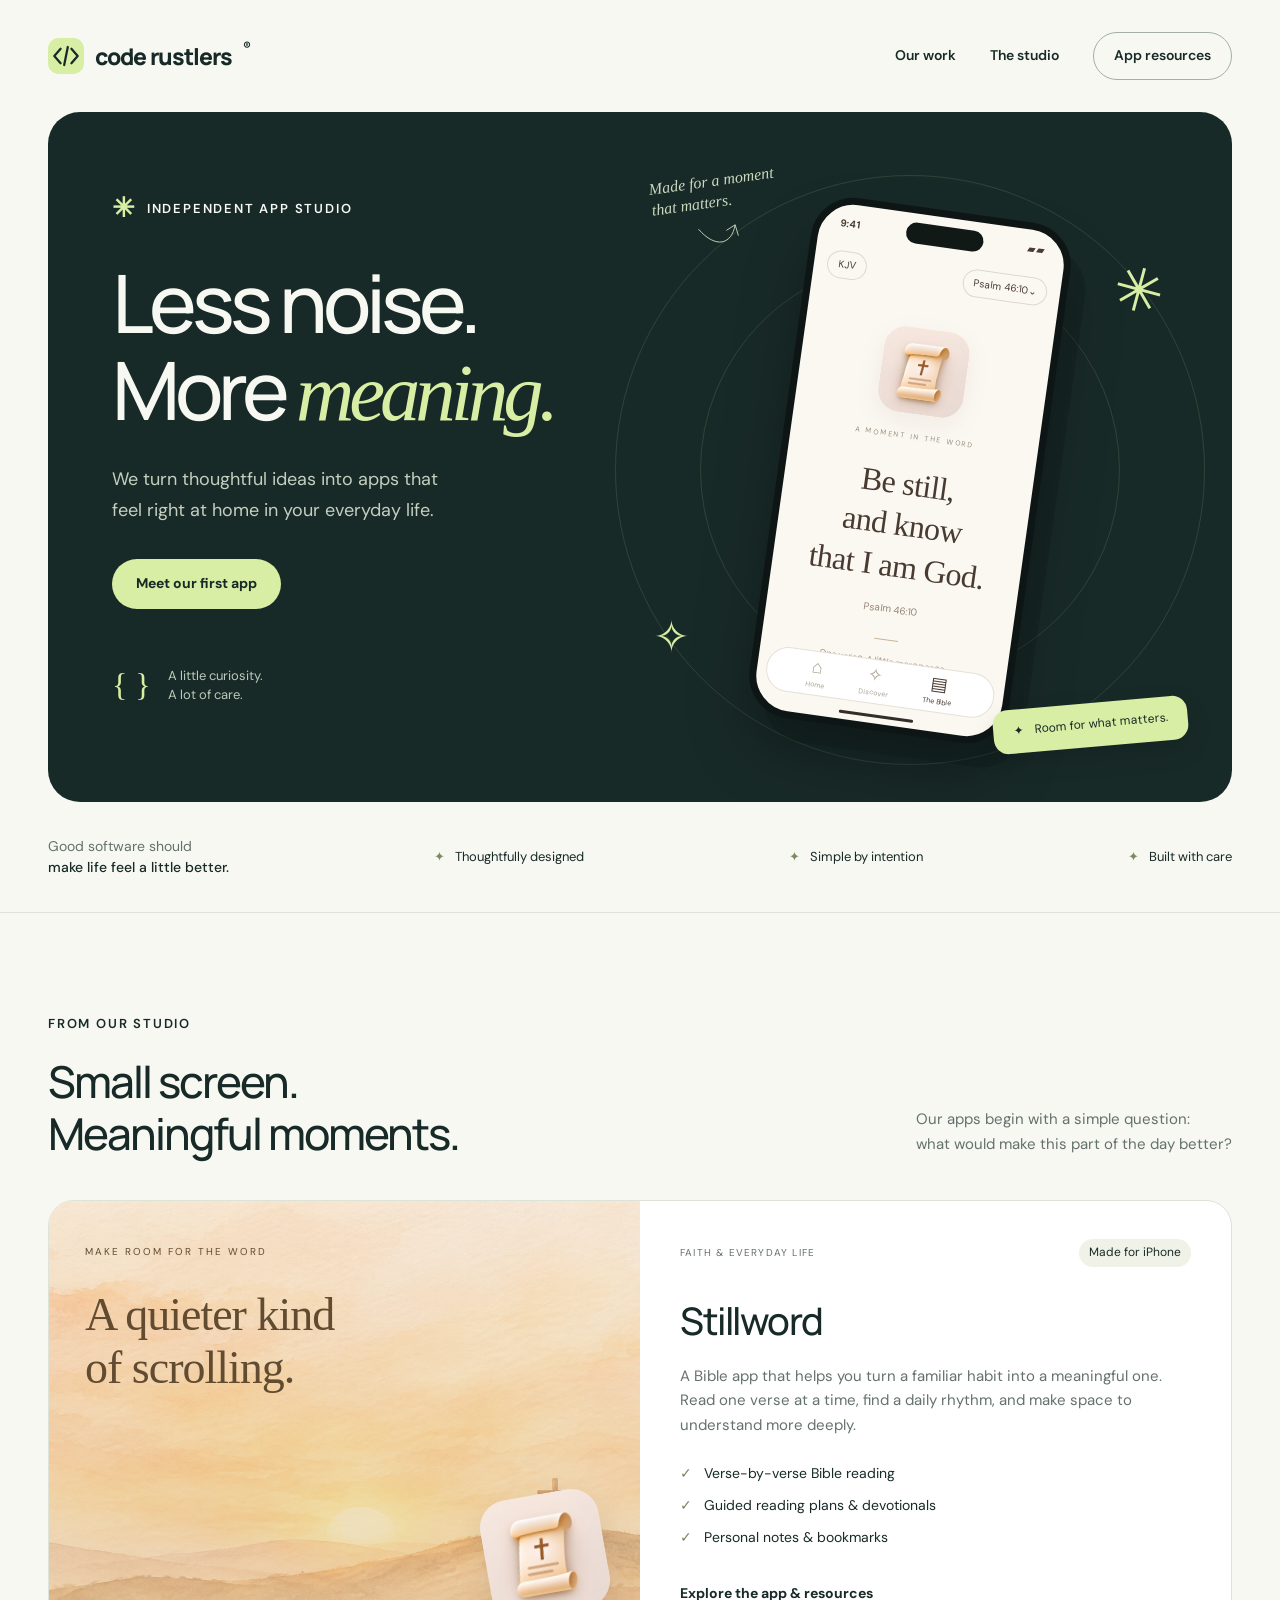
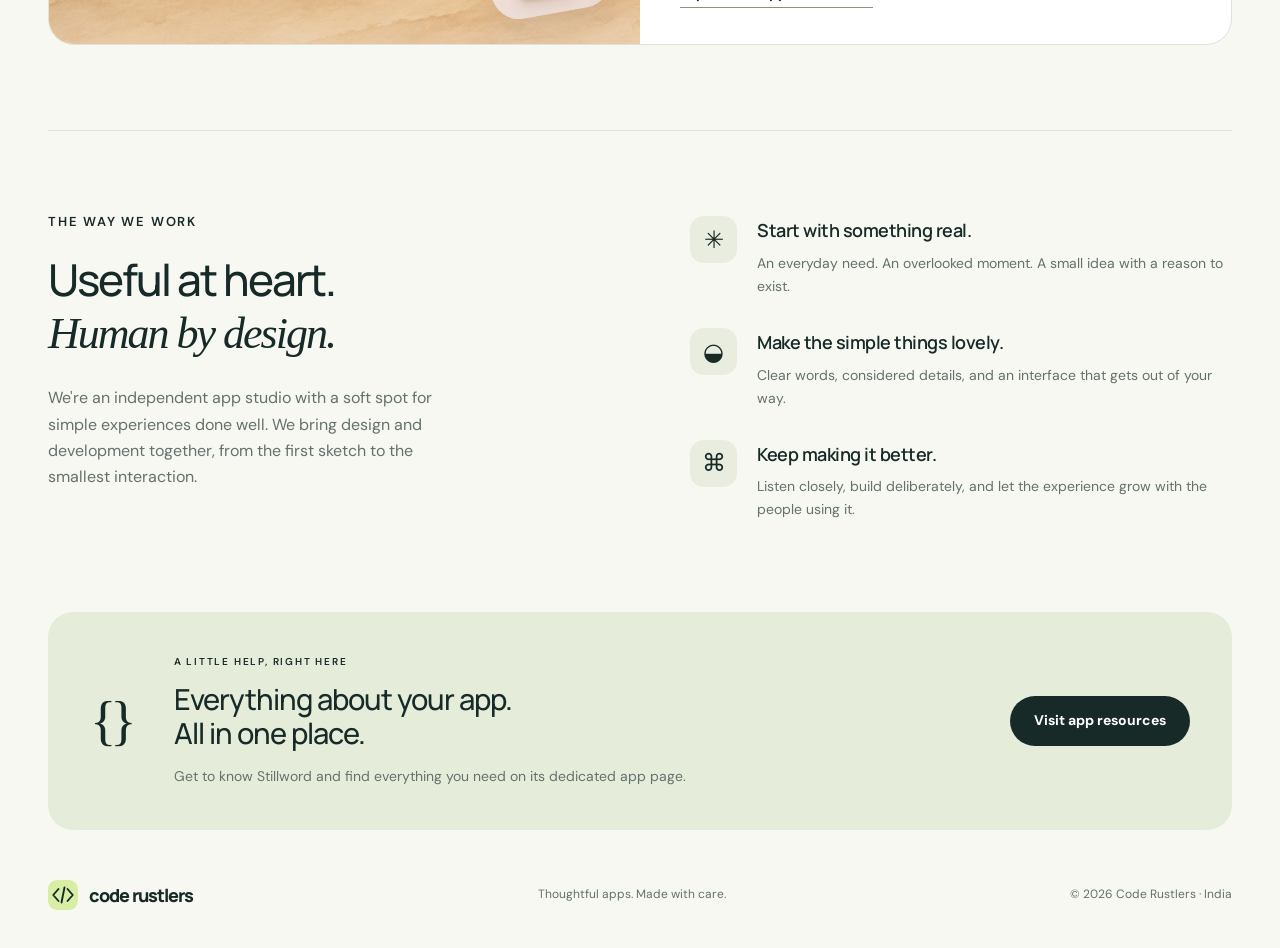
<file: code_rustlers_landing_page/index.html>
<!doctype html>
<html lang="en">
<head>
<meta charset="utf-8"><meta name="viewport" content="width=device-width, initial-scale=1">
<link rel="canonical" href="https://coderustlers.com/"><meta name="description" content="Code Rustlers is an independent app studio making thoughtful digital experiences for everyday life.">
<meta name="theme-color" content="#182a28"><title>Code Rustlers — Small studio. Thoughtful apps.</title>
<link rel="icon" href="assets/mark.svg" type="image/svg+xml"><link rel="stylesheet" href="styles.css">
</head>
<body>
<a class="skip" href="#main">Skip to content</a>
<header class="nav wrap"><a class="brand" href="./" aria-label="Code Rustlers home"><img src="assets/mark.svg" width="36" height="36" alt="">code rustlers<span>®</span></a><nav aria-label="Main navigation"><a href="#work">Our work</a><a href="#studio">The studio</a><a class="nav-pill" href="apps/stillword/">App resources</a></nav></header>
<main id="main">
<section class="hero wrap"><div class="hero-copy"><p class="eyebrow"><span class="little-star">✳</span> Independent app studio</p><h1>Less noise.<br>More <em>meaning.</em></h1><p class="intro">We turn thoughtful ideas into apps that feel right at home in your everyday life.</p><a class="button light" href="#work">Meet our first app</a><div class="hero-foot"><span class="tiny-mark">{&nbsp;}</span><p>A little curiosity.<br>A lot of care.</p></div></div>
<div class="hero-art" aria-label="A preview of our Bible reading app"><div class="orbit orbit-one"></div><div class="orbit orbit-two"></div><span class="art-star star-one">✳</span><span class="art-star star-two">✧</span><div class="floating-note"><span>Made for a moment<br>that matters.</span><svg viewBox="0 0 50 30" aria-hidden="true"><path d="M3 4C20 30 39 27 46 5M35 10L46 5L48 18"/></svg></div><div class="phone"><div class="phone-status"><span>9:41</span><span>▰ ▰</span></div><div class="island"></div><div class="phone-toolbar"><span>KJV</span><span>Psalm 46:10⌄</span></div><div class="phone-content"><img src="assets/stillword.png" alt="Scroll and cross app icon" width="86" height="86"><p class="phone-label">A MOMENT IN THE WORD</p><blockquote>Be still,<br>and know<br>that I am God.</blockquote><p class="reference">Psalm 46:10</p><div class="phone-rule"></div><p class="phone-hint">One verse. A little more peace.</p></div><div class="phone-tabs"><span>⌂<small>Home</small></span><span>✧<small>Discover</small></span><span class="active">▤<small>The Bible</small></span></div><div class="home-line"></div></div><div class="verse-tag"><span>✦</span> Room for what matters.</div></div></section>
<section class="principles"><div class="wrap principle-inner"><p>Good software should<br><strong>make life feel a little better.</strong></p><span>Thoughtfully designed</span><span>Simple by intention</span><span>Built with care</span></div></section>
<section class="work wrap" id="work"><div class="section-heading"><div><p class="eyebrow">From our studio</p><h2>Small screen.<br>Meaningful moments.</h2></div><p>Our apps begin with a simple question:<br>what would make this part of the day better?</p></div><article class="app-project"><div class="project-art"><img class="landscape" src="assets/sunrise.png" alt="Watercolor sunrise over quiet hills with a cross"><div class="project-art-copy"><span>MAKE ROOM FOR THE WORD</span><p>A quieter kind<br>of scrolling.</p></div><img class="large-app-icon" src="assets/stillword.png" alt="Stillword app icon" width="120" height="120"></div><div class="project-copy"><div class="project-top"><span class="category">FAITH & EVERYDAY LIFE</span><span class="app-category">Made for iPhone</span></div><h3>Stillword</h3><p>A Bible app that helps you turn a familiar habit into a meaningful one. Read one verse at a time, find a daily rhythm, and make space to understand more deeply.</p><ul class="feature-list"><li>Verse-by-verse Bible reading</li><li>Guided reading plans & devotionals</li><li>Personal notes & bookmarks</li></ul><a class="text-link" href="apps/stillword/">Explore the app & resources</a></div></article></section>
<section class="studio wrap" id="studio"><div><p class="eyebrow">The way we work</p><h2>Useful at heart.<br><em>Human by design.</em></h2><p class="studio-intro">We're an independent app studio with a soft spot for simple experiences done well. We bring design and development together, from the first sketch to the smallest interaction.</p></div><div class="values"><article><span class="value-icon">✳</span><div><h3>Start with something real.</h3><p>An everyday need. An overlooked moment. A small idea with a reason to exist.</p></div></article><article><span class="value-icon">◒</span><div><h3>Make the simple things lovely.</h3><p>Clear words, considered details, and an interface that gets out of your way.</p></div></article><article><span class="value-icon">⌘</span><div><h3>Keep making it better.</h3><p>Listen closely, build deliberately, and let the experience grow with the people using it.</p></div></article></div></section>
<section class="resource-section wrap"><div class="resource-panel"><span class="resource-symbol">{&nbsp;}</span><div><p class="eyebrow">A little help, right here</p><h2>Everything about your app.<br>All in one place.</h2><p>Get to know Stillword and find everything you need on its dedicated app page.</p></div><a class="button dark" href="apps/stillword/">Visit app resources</a></div></section>
</main><footer class="wrap footer"><a class="brand" href="./"><img src="assets/mark.svg" width="30" height="30" alt="">code rustlers</a><p>Thoughtful apps. Made with care.</p><span>© <span data-year>2026</span> Code Rustlers · India</span></footer><script src="site.js"></script>
</body></html>
</file>
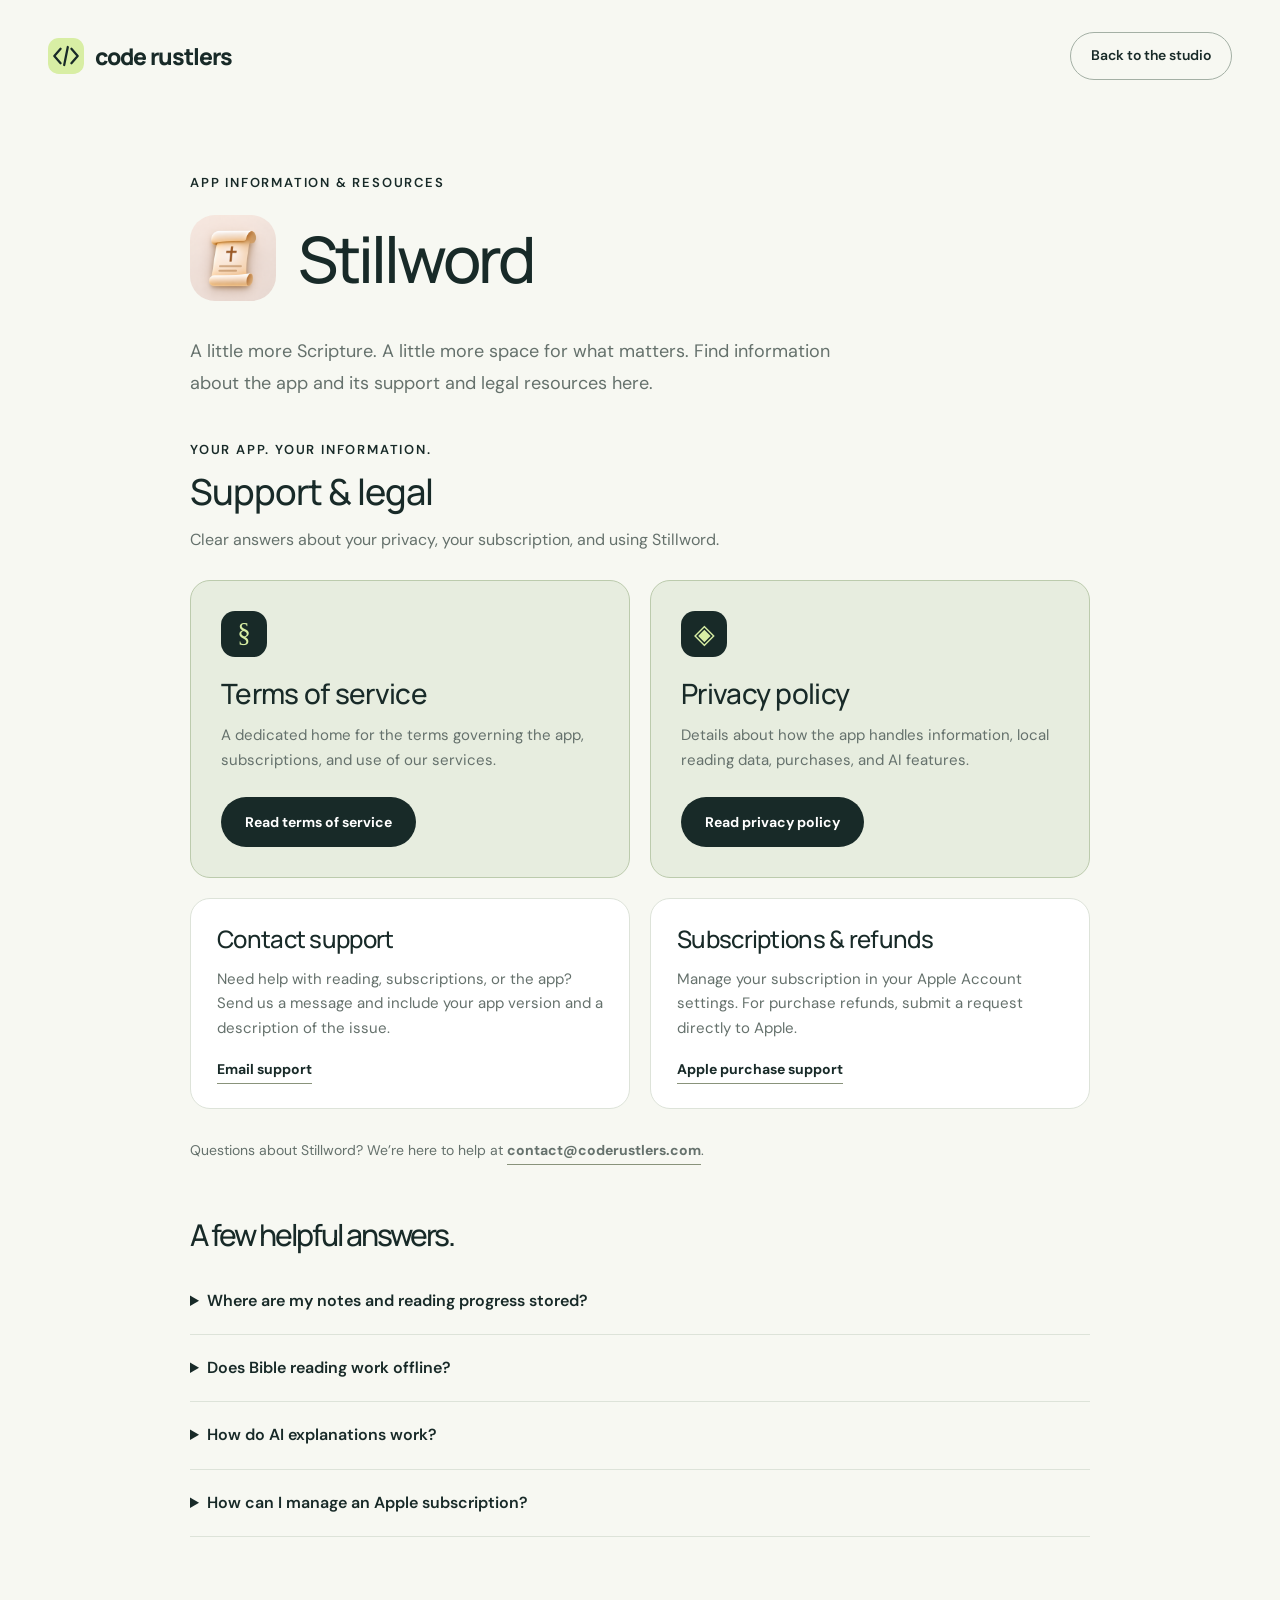
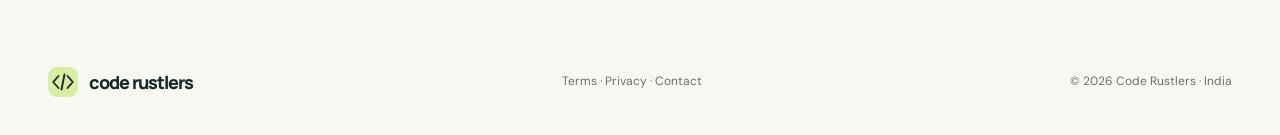
<file: code_rustlers_landing_page/apps/stillword/index.html>
<!doctype html><html lang="en"><head><meta charset="utf-8"><meta name="viewport" content="width=device-width, initial-scale=1"><link rel="canonical" href="https://coderustlers.com/apps/stillword/"><meta name="description" content="Stillword app information and resources from Code Rustlers."><title>Stillword — App resources | Code Rustlers</title><link rel="icon" href="../../assets/mark.svg" type="image/svg+xml"><link rel="stylesheet" href="../../styles.css"></head><body><a class="skip" href="#main">Skip to content</a><header class="nav wrap"><a class="brand" href="../../"><img src="../../assets/mark.svg" width="36" height="36" alt="">code rustlers</a><nav><a class="nav-pill" href="../../">Back to the studio</a></nav></header><main class="resource-main wrap" id="main"><p class="eyebrow">App information & resources</p><div class="app-heading"><img src="../../assets/stillword.png" alt="Stillword icon"><h1>Stillword</h1></div><p class="intro">A little more Scripture. A little more space for what matters. Find information about the app and its support and legal resources here.</p><section class="app-legal-section" aria-labelledby="app-resources-title"><div class="app-resource-heading"><p class="eyebrow">Your app. Your information.</p><h2 id="app-resources-title">Support & legal</h2><p>Clear answers about your privacy, your subscription, and using Stillword.</p></div><div class="resource-grid"><article class="resource-card legal-featured"><span class="resource-card-icon" aria-hidden="true">§</span><h2>Terms of service</h2><p>A dedicated home for the terms governing the app, subscriptions, and use of our services.</p><a class="button dark" href="terms/">Read terms of service</a></article><article class="resource-card legal-featured"><span class="resource-card-icon" aria-hidden="true">◈</span><h2>Privacy policy</h2><p>Details about how the app handles information, local reading data, purchases, and AI features.</p><a class="button dark" href="privacy/">Read privacy policy</a></article><article class="resource-card"><h2>Contact support</h2><p>Need help with reading, subscriptions, or the app? Send us a message and include your app version and a description of the issue.</p><a class="text-link" href="mailto:contact@coderustlers.com?subject=Stillword%20support">Email support</a></article><article class="resource-card"><h2>Subscriptions & refunds</h2><p>Manage your subscription in your Apple Account settings. For purchase refunds, submit a request directly to Apple.</p><a class="text-link" href="https://reportaproblem.apple.com/">Apple purchase support</a></article></div></section><p class="resource-notice">Questions about Stillword? We’re here to help at <a class="text-link" href="mailto:contact@coderustlers.com">contact@coderustlers.com</a>.</p><h2 class="faq-title">A few helpful answers.</h2><details><summary>Where are my notes and reading progress stored?</summary><p>Reading progress, notes, and bookmarks are currently stored locally on your device. Cloud sync is not currently available. Uninstalling the app can remove this local data.</p></details><details><summary>Does Bible reading work offline?</summary><p>The bundled KJV and WEB Bible texts can be read offline. AI verse explanations require an internet connection.</p></details><details><summary>How do AI explanations work?</summary><p>Verse analysis uses AI to help explore a passage. These explanations can make mistakes and should be read alongside Scripture and trusted study resources.</p></details><details><summary>How can I manage an Apple subscription?</summary><p>On your iPhone, open Settings, tap your name, then Subscriptions. Select the app to view the subscription options available through Apple.</p></details></main><footer class="wrap footer"><a class="brand" href="../../"><img src="../../assets/mark.svg" width="30" height="30" alt="">code rustlers</a><p><a href="terms/">Terms</a> · <a href="privacy/">Privacy</a> · <a href="mailto:contact@coderustlers.com">Contact</a></p><span>© <span data-year>2026</span> Code Rustlers · India</span></footer><script src="../../site.js"></script></body></html>
</file>
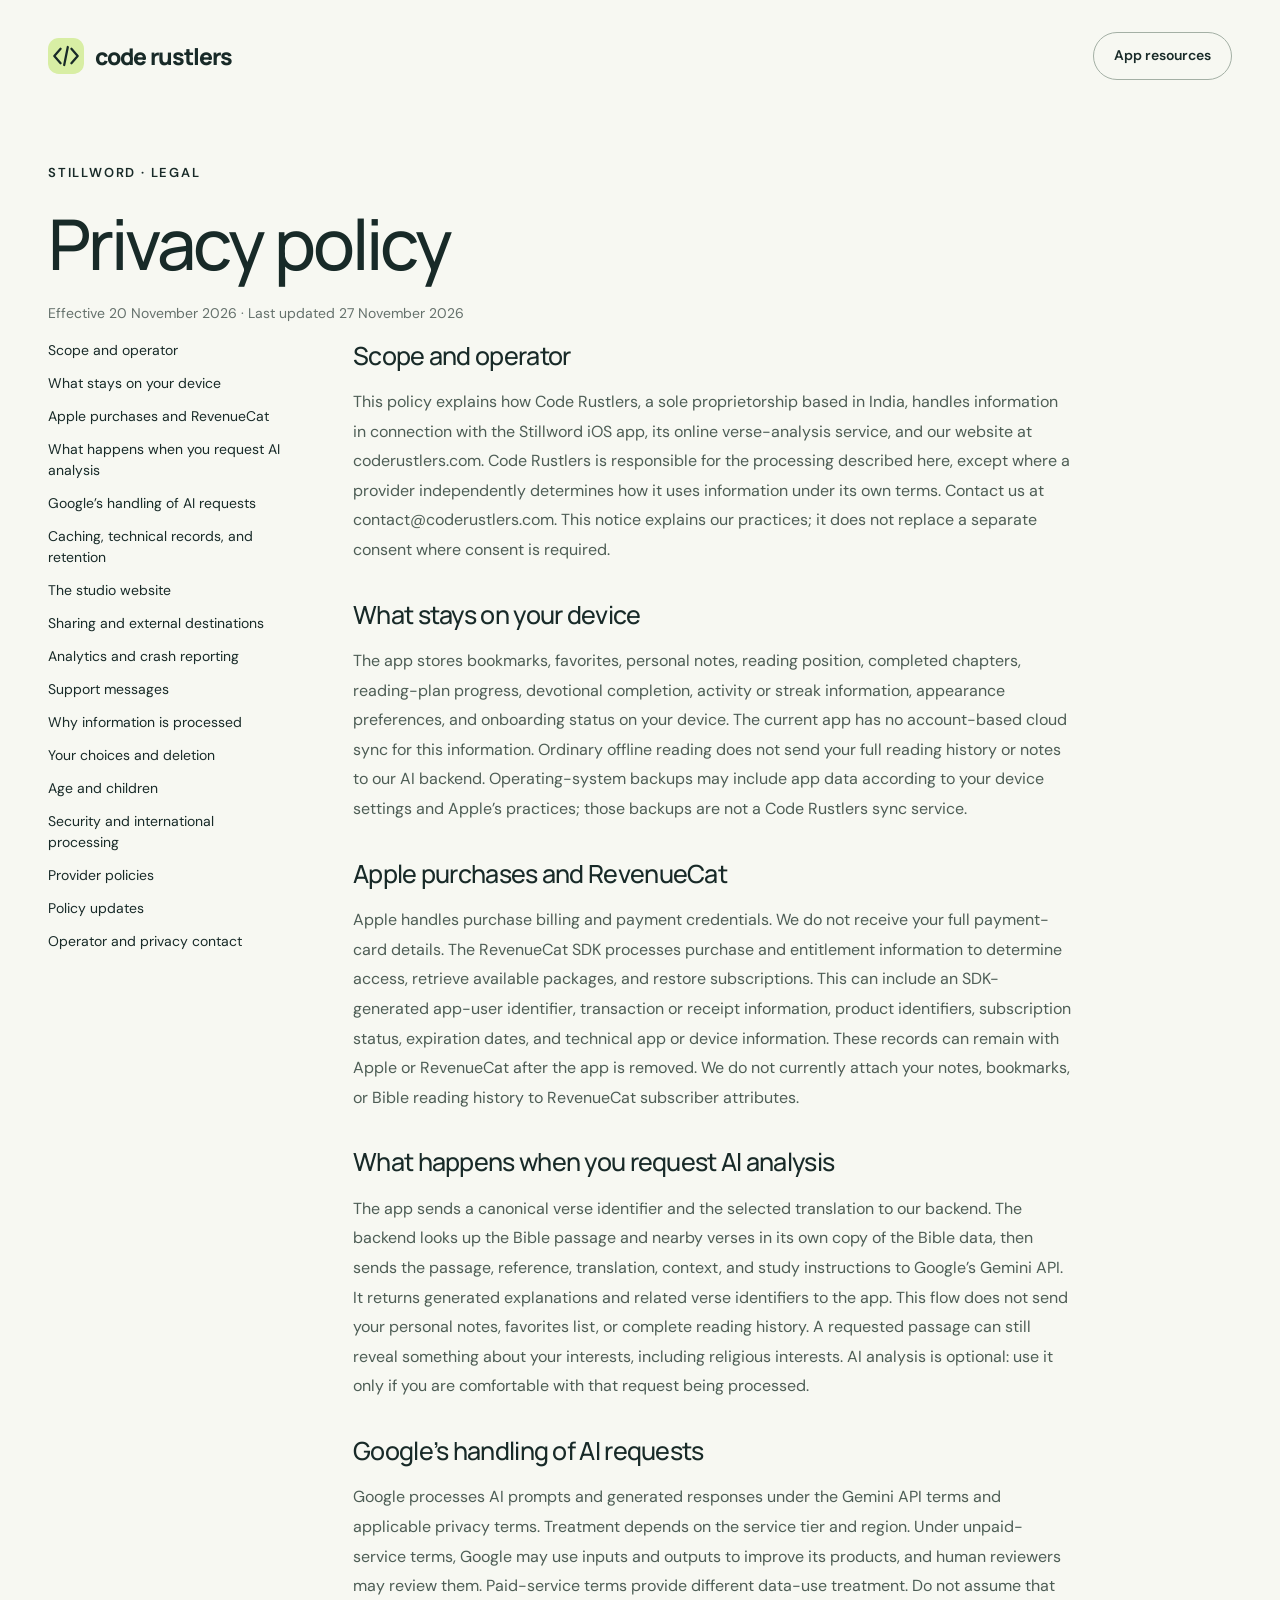
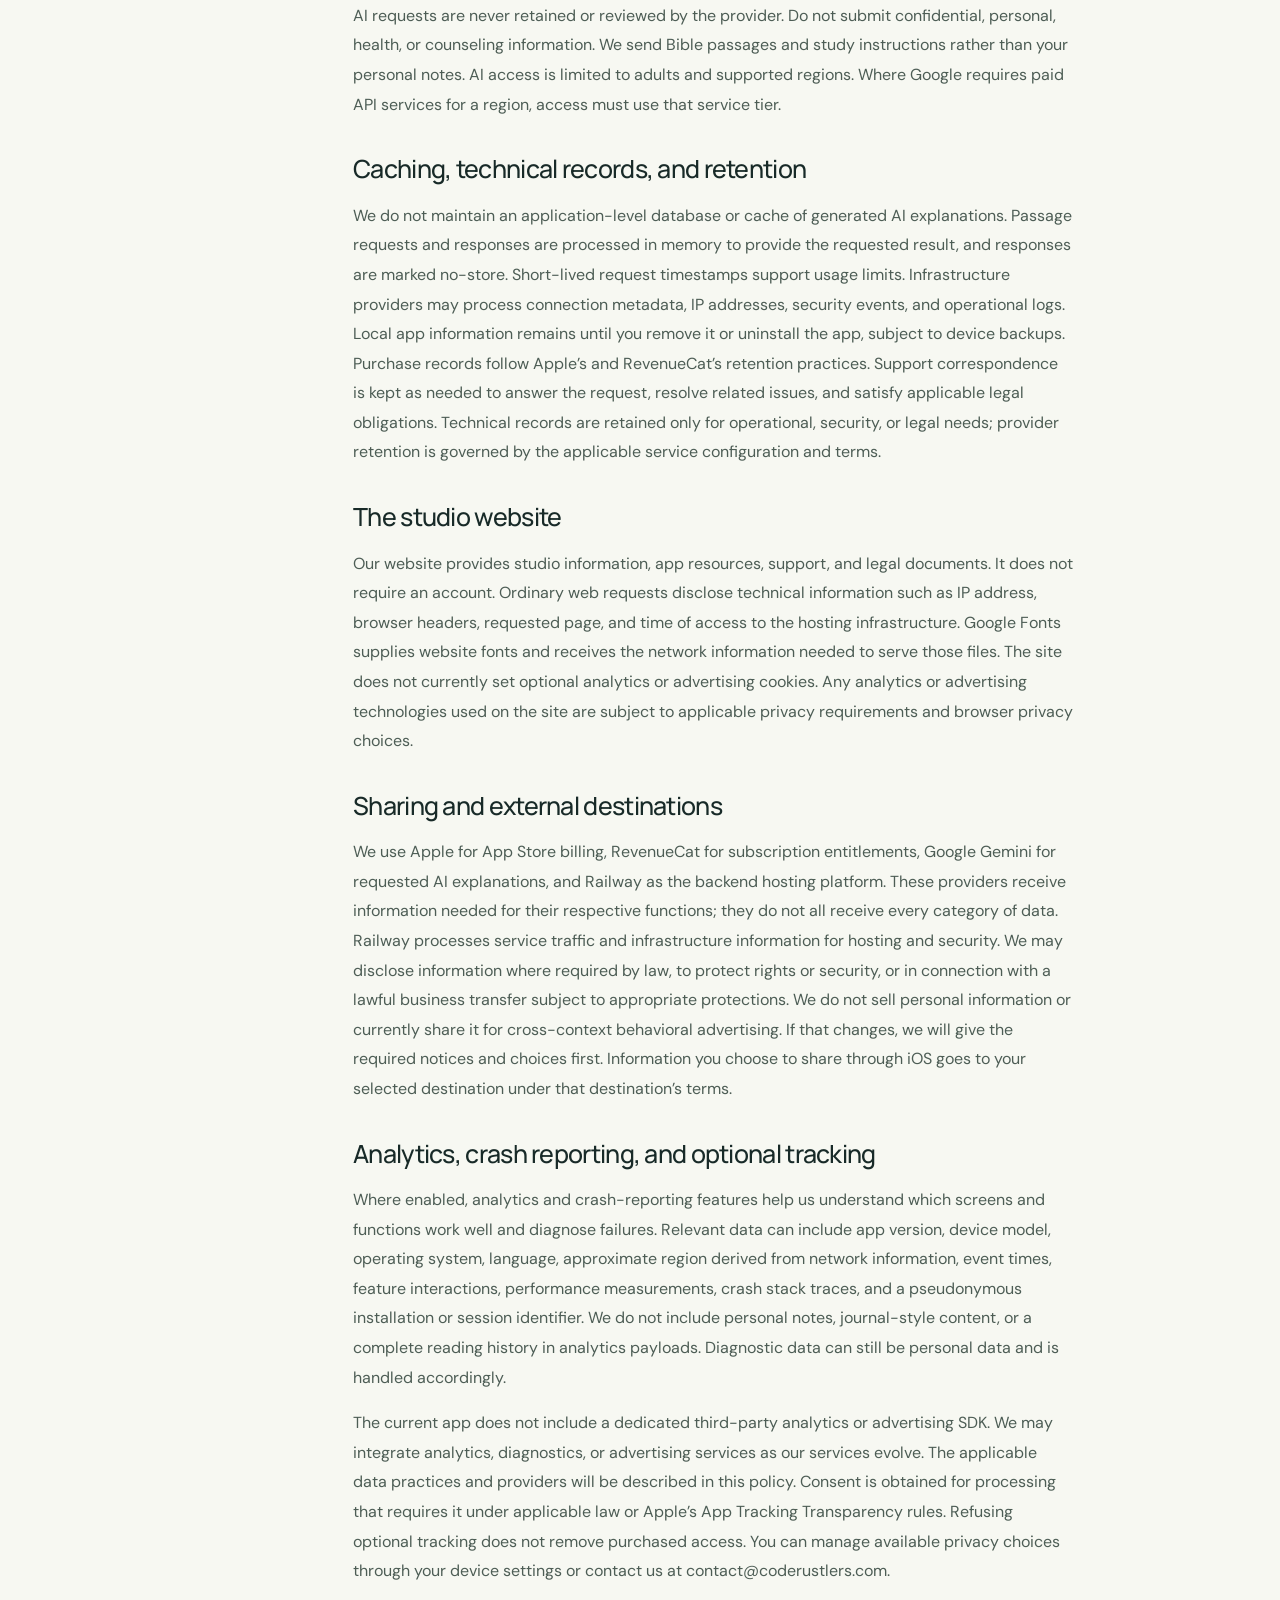
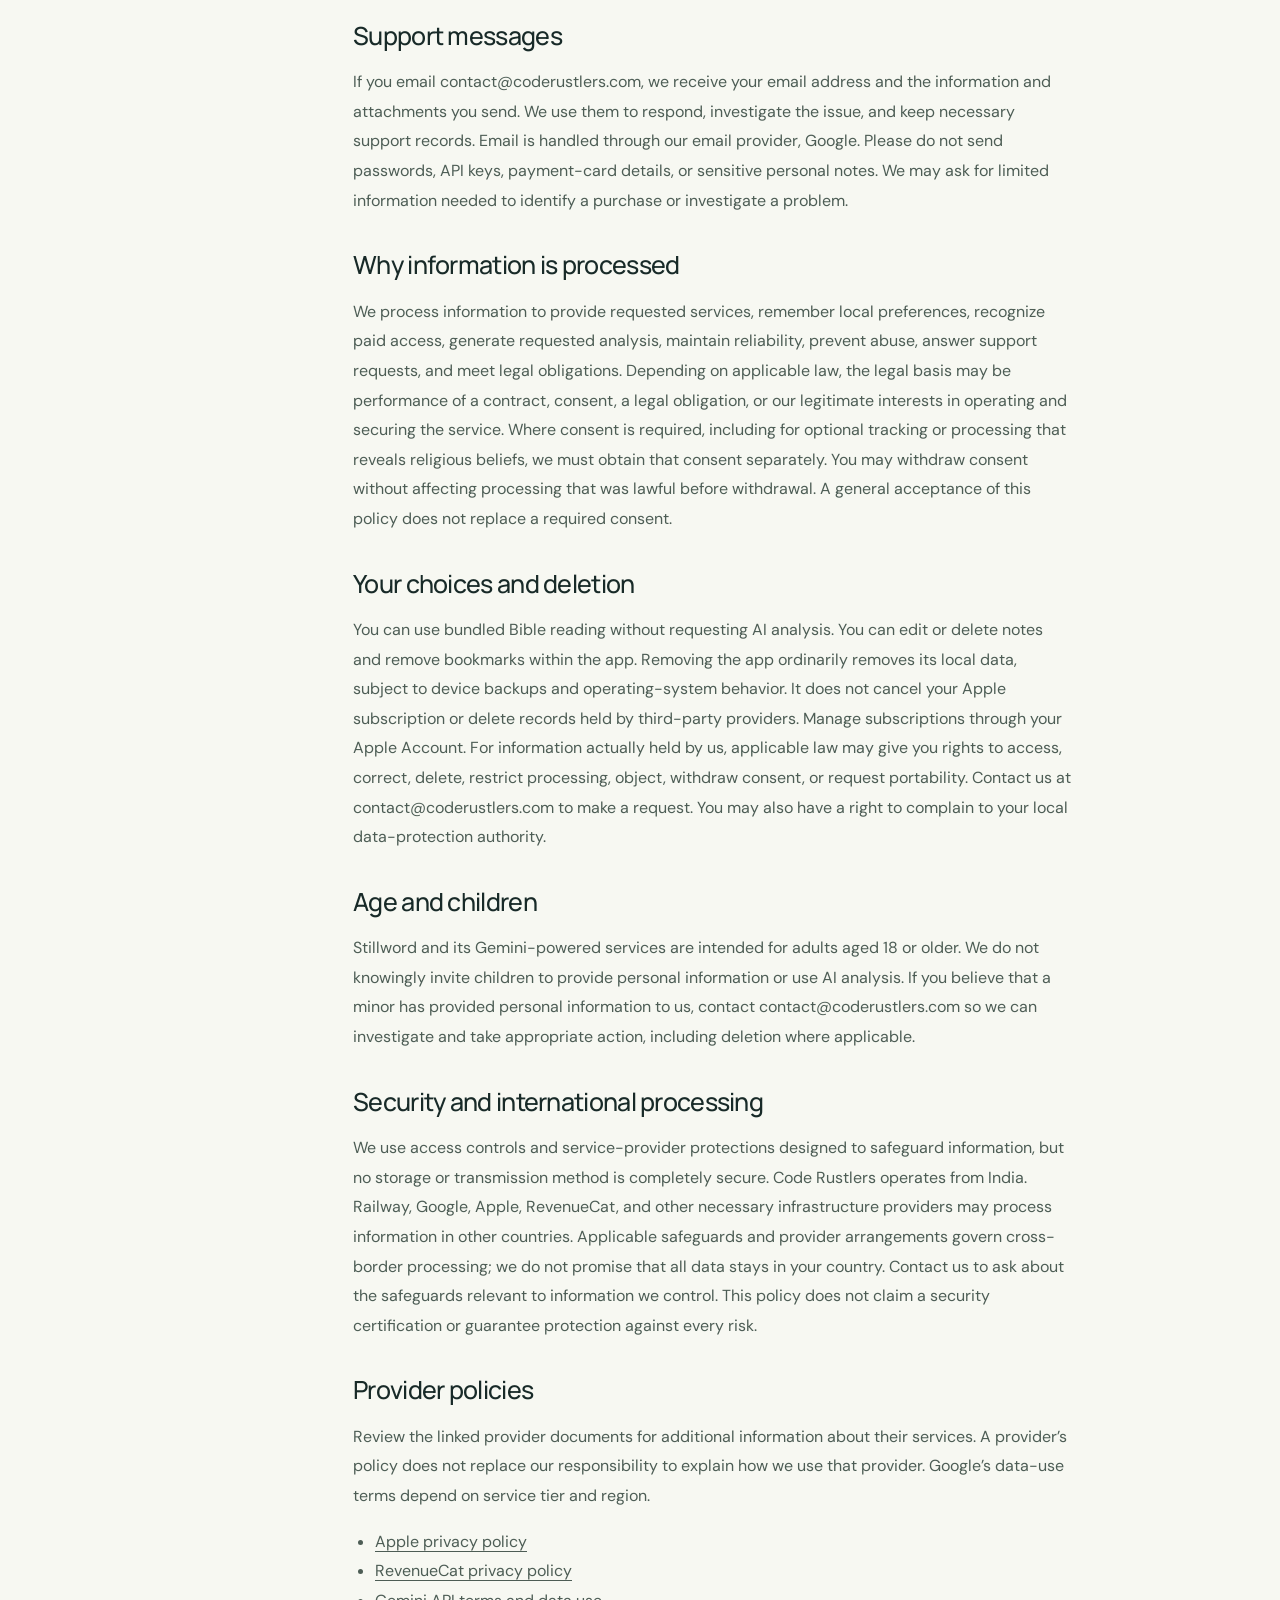
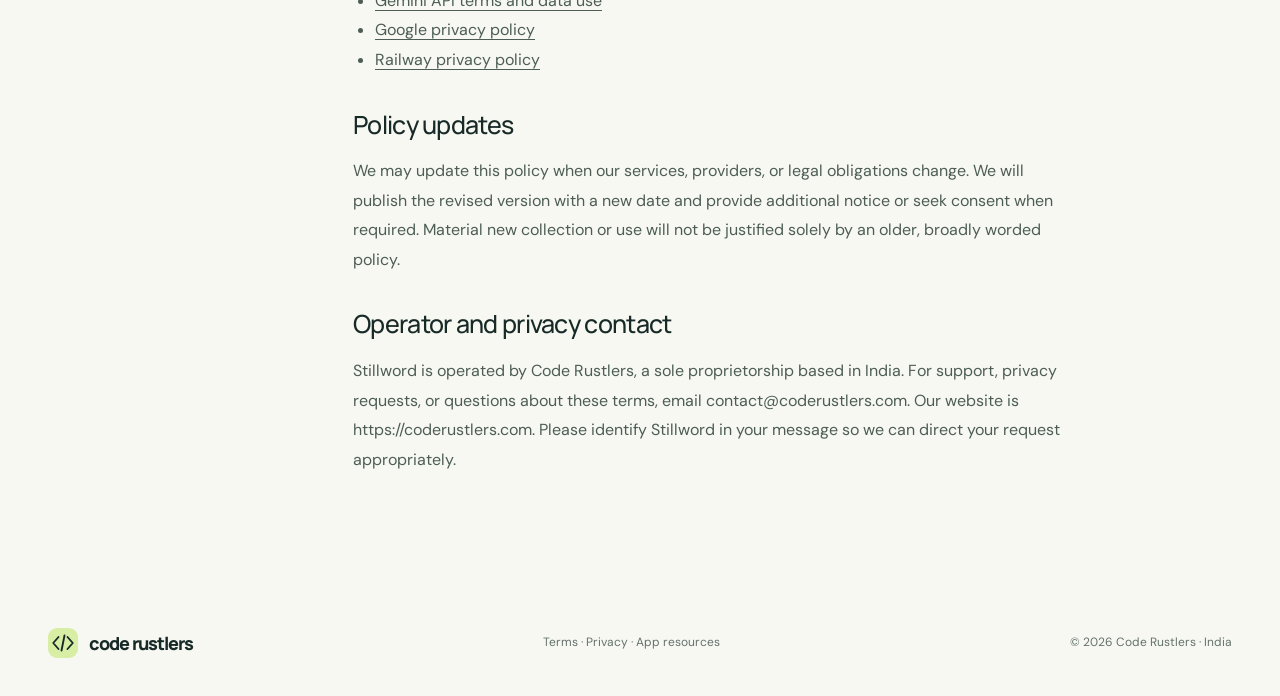
<file: code_rustlers_landing_page/apps/stillword/privacy/index.html>
<!doctype html><html lang="en"><head><meta charset="utf-8"><meta name="viewport" content="width=device-width, initial-scale=1"><link rel="canonical" href="https://coderustlers.com/apps/stillword/privacy/"><meta name="description" content="Privacy policy for the Stillword iOS app by Code Rustlers."><title>Privacy policy — Stillword | Code Rustlers</title><link rel="icon" href="../../../assets/mark.svg" type="image/svg+xml"><link rel="stylesheet" href="../../../styles.css"></head><body><a class="skip" href="#main">Skip to content</a><header class="nav wrap"><a class="brand" href="../../../"><img src="../../../assets/mark.svg" width="36" height="36" alt="">code rustlers</a><nav><a class="nav-pill" href="../">App resources</a></nav></header><main class="legal-main wrap" id="main"><p class="eyebrow">Stillword · Legal</p><h1>Privacy policy</h1><p class="legal-date">Effective 20 November 2026 · Last updated 27 November 2026</p><div class="legal-layout"><nav class="legal-toc" aria-label="Document sections"><a href="#scope">Scope and operator</a><a href="#device">What stays on your device</a><a href="#purchases">Apple purchases and RevenueCat</a><a href="#ai">What happens when you request AI analysis</a><a href="#google">Google’s handling of AI requests</a><a href="#retention">Caching, technical records, and retention</a><a href="#website">The studio website</a><a href="#sharing">Sharing and external destinations</a><a href="#measurement">Analytics and crash reporting</a><a href="#support">Support messages</a><a href="#purposes">Why information is processed</a><a href="#choices">Your choices and deletion</a><a href="#children">Age and children</a><a href="#security">Security and international processing</a><a href="#providers">Provider policies</a><a href="#changes">Policy updates</a><a href="#contact">Operator and privacy contact</a></nav><article class="legal-document"><section id="scope"><h2>Scope and operator</h2><p>This policy explains how Code Rustlers, a sole proprietorship based in India, handles information in connection with the Stillword iOS app, its online verse-analysis service, and our website at coderustlers.com. Code Rustlers is responsible for the processing described here, except where a provider independently determines how it uses information under its own terms. Contact us at contact@coderustlers.com. This notice explains our practices; it does not replace a separate consent where consent is required.</p></section><section id="device"><h2>What stays on your device</h2><p>The app stores bookmarks, favorites, personal notes, reading position, completed chapters, reading-plan progress, devotional completion, activity or streak information, appearance preferences, and onboarding status on your device. The current app has no account-based cloud sync for this information. Ordinary offline reading does not send your full reading history or notes to our AI backend. Operating-system backups may include app data according to your device settings and Apple’s practices; those backups are not a Code Rustlers sync service.</p></section><section id="purchases"><h2>Apple purchases and RevenueCat</h2><p>Apple handles purchase billing and payment credentials. We do not receive your full payment-card details. The RevenueCat SDK processes purchase and entitlement information to determine access, retrieve available packages, and restore subscriptions. This can include an SDK-generated app-user identifier, transaction or receipt information, product identifiers, subscription status, expiration dates, and technical app or device information. These records can remain with Apple or RevenueCat after the app is removed. We do not currently attach your notes, bookmarks, or Bible reading history to RevenueCat subscriber attributes.</p></section><section id="ai"><h2>What happens when you request AI analysis</h2><p>The app sends a canonical verse identifier and the selected translation to our backend. The backend looks up the Bible passage and nearby verses in its own copy of the Bible data, then sends the passage, reference, translation, context, and study instructions to Google’s Gemini API. It returns generated explanations and related verse identifiers to the app. This flow does not send your personal notes, favorites list, or complete reading history. A requested passage can still reveal something about your interests, including religious interests. AI analysis is optional: use it only if you are comfortable with that request being processed.</p></section><section id="google"><h2>Google’s handling of AI requests</h2><p>Google processes AI prompts and generated responses under the Gemini API terms and applicable privacy terms. Treatment depends on the service tier and region. Under unpaid-service terms, Google may use inputs and outputs to improve its products, and human reviewers may review them. Paid-service terms provide different data-use treatment. Do not assume that AI requests are never retained or reviewed by the provider. Do not submit confidential, personal, health, or counseling information. We send Bible passages and study instructions rather than your personal notes. AI access is limited to adults and supported regions. Where Google requires paid API services for a region, access must use that service tier.</p></section><section id="retention"><h2>Caching, technical records, and retention</h2><p>We do not maintain an application-level database or cache of generated AI explanations. Passage requests and responses are processed in memory to provide the requested result, and responses are marked no-store. Short-lived request timestamps support usage limits. Infrastructure providers may process connection metadata, IP addresses, security events, and operational logs. Local app information remains until you remove it or uninstall the app, subject to device backups. Purchase records follow Apple’s and RevenueCat’s retention practices. Support correspondence is kept as needed to answer the request, resolve related issues, and satisfy applicable legal obligations. Technical records are retained only for operational, security, or legal needs; provider retention is governed by the applicable service configuration and terms.</p></section><section id="website"><h2>The studio website</h2><p>Our website provides studio information, app resources, support, and legal documents. It does not require an account. Ordinary web requests disclose technical information such as IP address, browser headers, requested page, and time of access to the hosting infrastructure. Google Fonts supplies website fonts and receives the network information needed to serve those files. The site does not currently set optional analytics or advertising cookies. Any analytics or advertising technologies used on the site are subject to applicable privacy requirements and browser privacy choices.</p></section><section id="sharing"><h2>Sharing and external destinations</h2><p>We use Apple for App Store billing, RevenueCat for subscription entitlements, Google Gemini for requested AI explanations, and Railway as the backend hosting platform. These providers receive information needed for their respective functions; they do not all receive every category of data. Railway processes service traffic and infrastructure information for hosting and security. We may disclose information where required by law, to protect rights or security, or in connection with a lawful business transfer subject to appropriate protections. We do not sell personal information or currently share it for cross-context behavioral advertising. If that changes, we will give the required notices and choices first. Information you choose to share through iOS goes to your selected destination under that destination’s terms.</p></section><section id="measurement"><h2>Analytics, crash reporting, and optional tracking</h2><p>Where enabled, analytics and crash-reporting features help us understand which screens and functions work well and diagnose failures. Relevant data can include app version, device model, operating system, language, approximate region derived from network information, event times, feature interactions, performance measurements, crash stack traces, and a pseudonymous installation or session identifier. We do not include personal notes, journal-style content, or a complete reading history in analytics payloads. Diagnostic data can still be personal data and is handled accordingly.</p><p>The current app does not include a dedicated third-party analytics or advertising SDK. We may integrate analytics, diagnostics, or advertising services as our services evolve. The applicable data practices and providers will be described in this policy. Consent is obtained for processing that requires it under applicable law or Apple’s App Tracking Transparency rules. Refusing optional tracking does not remove purchased access. You can manage available privacy choices through your device settings or contact us at contact@coderustlers.com.</p></section><section id="support"><h2>Support messages</h2><p>If you email contact@coderustlers.com, we receive your email address and the information and attachments you send. We use them to respond, investigate the issue, and keep necessary support records. Email is handled through our email provider, Google. Please do not send passwords, API keys, payment-card details, or sensitive personal notes. We may ask for limited information needed to identify a purchase or investigate a problem.</p></section><section id="purposes"><h2>Why information is processed</h2><p>We process information to provide requested services, remember local preferences, recognize paid access, generate requested analysis, maintain reliability, prevent abuse, answer support requests, and meet legal obligations. Depending on applicable law, the legal basis may be performance of a contract, consent, a legal obligation, or our legitimate interests in operating and securing the service. Where consent is required, including for optional tracking or processing that reveals religious beliefs, we must obtain that consent separately. You may withdraw consent without affecting processing that was lawful before withdrawal. A general acceptance of this policy does not replace a required consent.</p></section><section id="choices"><h2>Your choices and deletion</h2><p>You can use bundled Bible reading without requesting AI analysis. You can edit or delete notes and remove bookmarks within the app. Removing the app ordinarily removes its local data, subject to device backups and operating-system behavior. It does not cancel your Apple subscription or delete records held by third-party providers. Manage subscriptions through your Apple Account. For information actually held by us, applicable law may give you rights to access, correct, delete, restrict processing, object, withdraw consent, or request portability. Contact us at contact@coderustlers.com to make a request. You may also have a right to complain to your local data-protection authority.</p></section><section id="children"><h2>Age and children</h2><p>Stillword and its Gemini-powered services are intended for adults aged 18 or older. We do not knowingly invite children to provide personal information or use AI analysis. If you believe that a minor has provided personal information to us, contact contact@coderustlers.com so we can investigate and take appropriate action, including deletion where applicable.</p></section><section id="security"><h2>Security and international processing</h2><p>We use access controls and service-provider protections designed to safeguard information, but no storage or transmission method is completely secure. Code Rustlers operates from India. Railway, Google, Apple, RevenueCat, and other necessary infrastructure providers may process information in other countries. Applicable safeguards and provider arrangements govern cross-border processing; we do not promise that all data stays in your country. Contact us to ask about the safeguards relevant to information we control. This policy does not claim a security certification or guarantee protection against every risk.</p></section><section id="providers"><h2>Provider policies</h2><p>Review the linked provider documents for additional information about their services. A provider’s policy does not replace our responsibility to explain how we use that provider. Google’s data-use terms depend on service tier and region.</p><ul><li><a href="https://www.apple.com/legal/privacy/">Apple privacy policy</a></li><li><a href="https://www.revenuecat.com/privacy/">RevenueCat privacy policy</a></li><li><a href="https://ai.google.dev/gemini-api/terms">Gemini API terms and data use</a></li><li><a href="https://policies.google.com/privacy">Google privacy policy</a></li><li><a href="https://railway.com/legal/privacy">Railway privacy policy</a></li></ul></section><section id="changes"><h2>Policy updates</h2><p>We may update this policy when our services, providers, or legal obligations change. We will publish the revised version with a new date and provide additional notice or seek consent when required. Material new collection or use will not be justified solely by an older, broadly worded policy.</p></section><section id="contact"><h2>Operator and privacy contact</h2><p>Stillword is operated by Code Rustlers, a sole proprietorship based in India. For support, privacy requests, or questions about these terms, email contact@coderustlers.com. Our website is https://coderustlers.com. Please identify Stillword in your message so we can direct your request appropriately.</p></section></article></div></main><footer class="wrap footer"><a class="brand" href="../../../"><img src="../../../assets/mark.svg" width="30" height="30" alt="">code rustlers</a><p><a href="../terms/">Terms</a> · <a href="../privacy/">Privacy</a> · <a href="../">App resources</a></p><span>© <span data-year>2026</span> Code Rustlers · India</span></footer><script src="../../../site.js"></script></body></html>
</file>
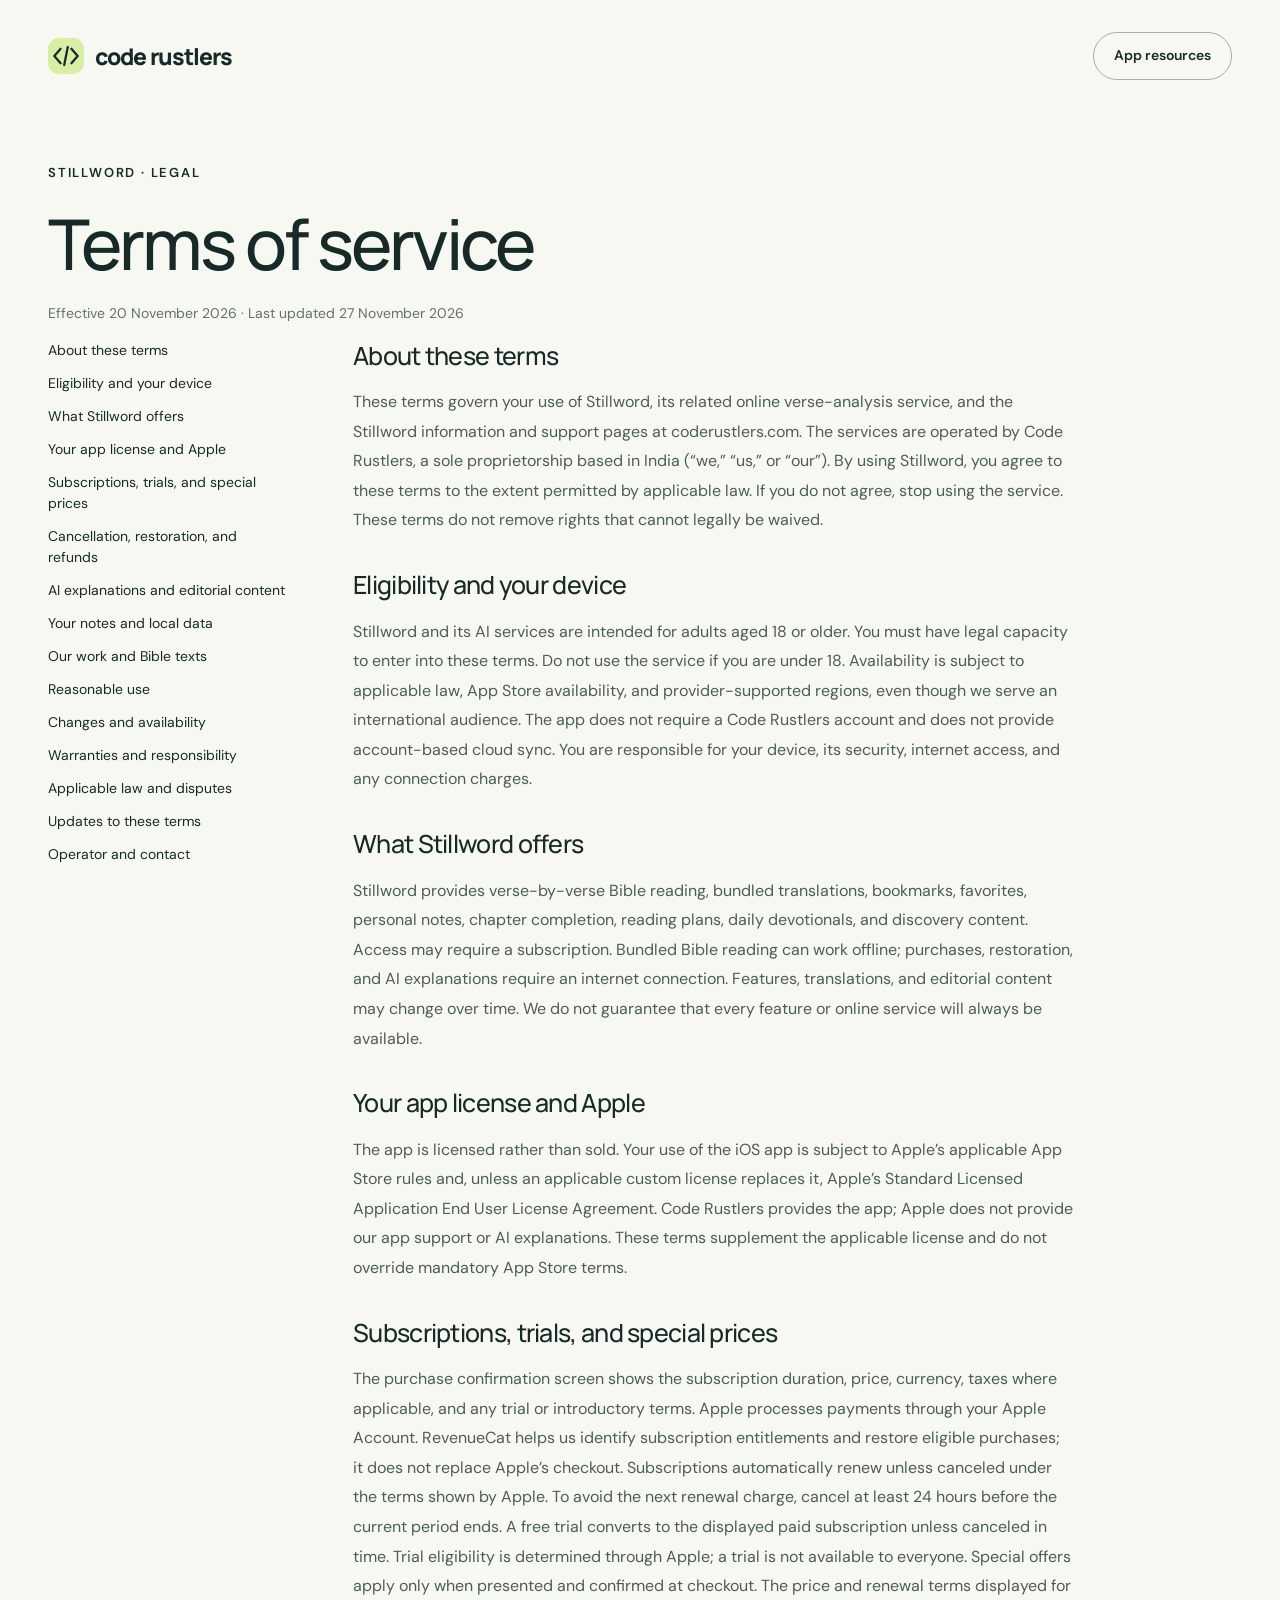
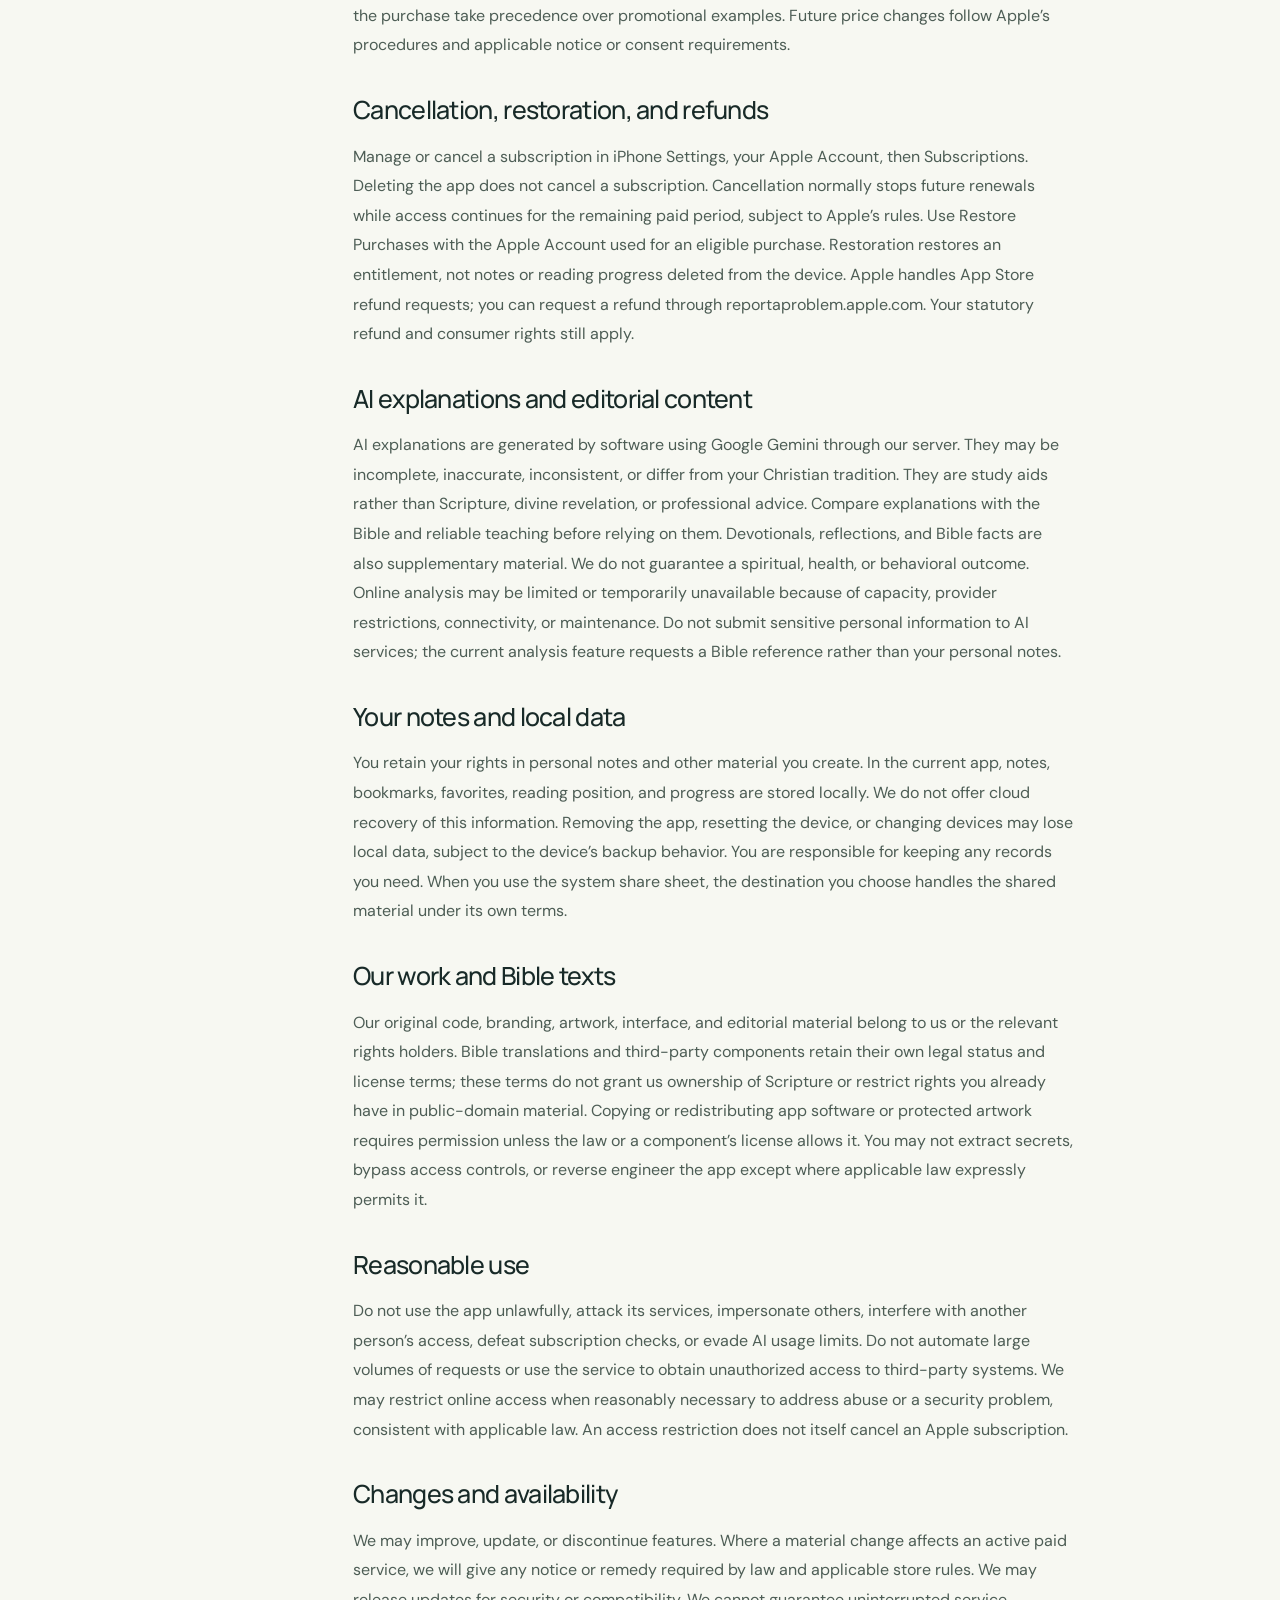
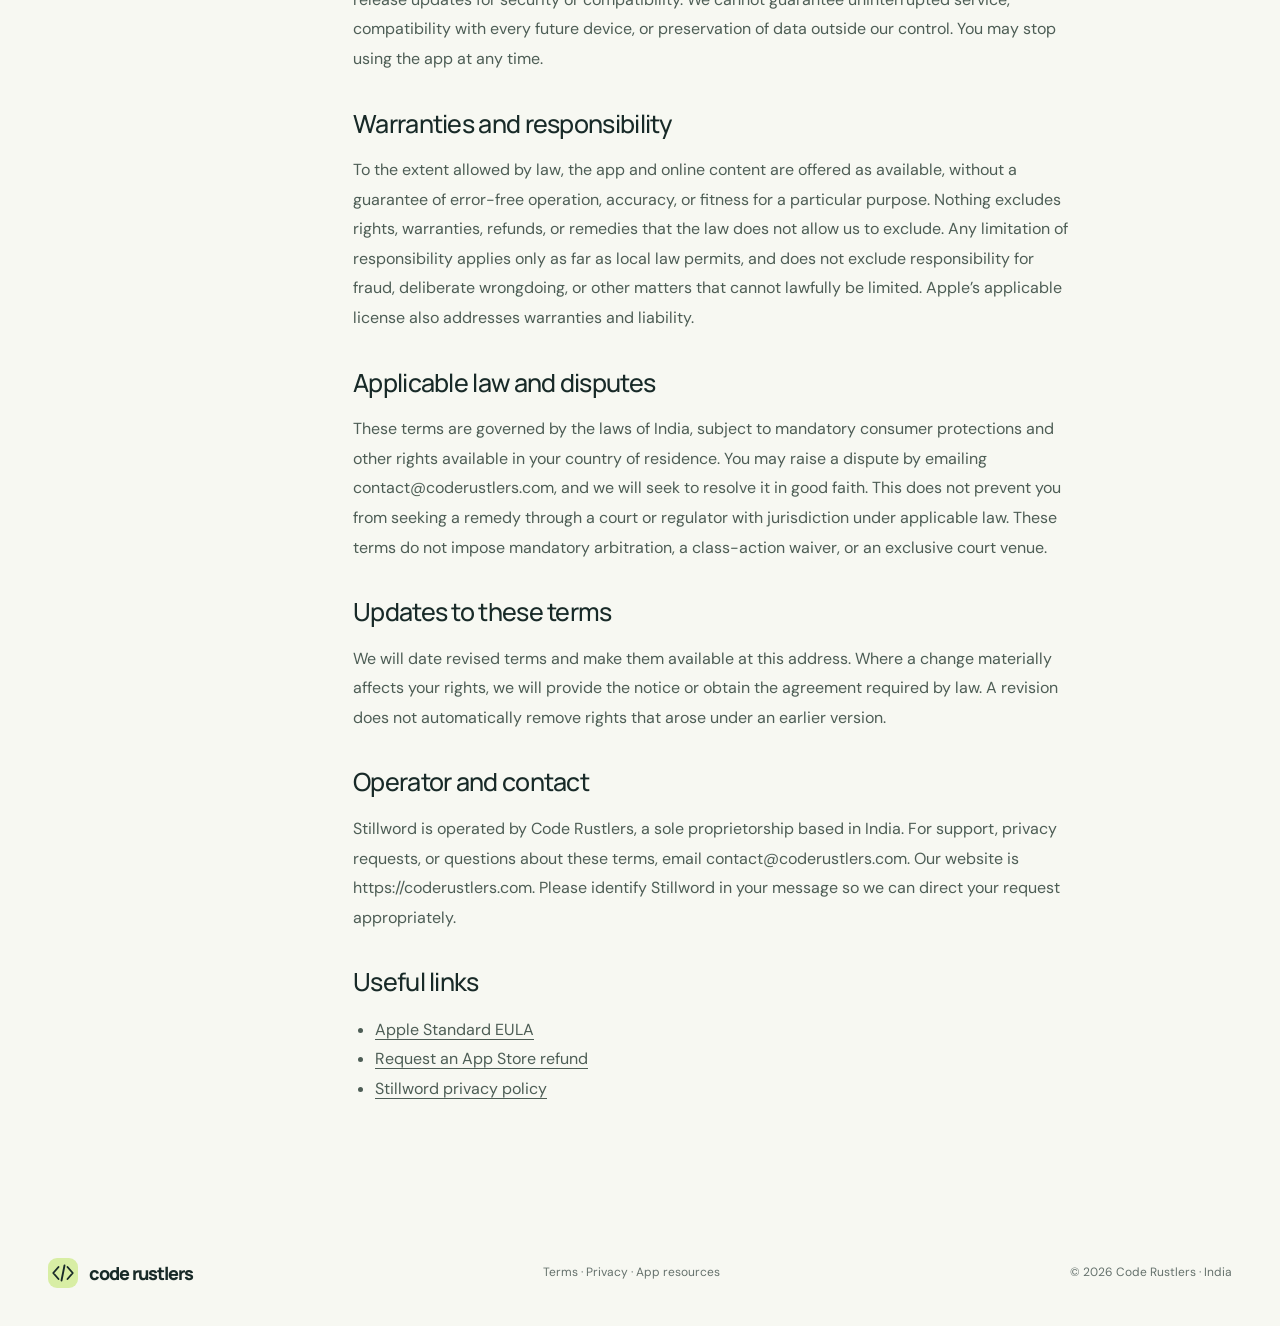
<file: code_rustlers_landing_page/apps/stillword/terms/index.html>
<!doctype html><html lang="en"><head><meta charset="utf-8"><meta name="viewport" content="width=device-width, initial-scale=1"><link rel="canonical" href="https://coderustlers.com/apps/stillword/terms/"><meta name="description" content="Terms of service for the Stillword iOS app by Code Rustlers."><title>Terms of service — Stillword | Code Rustlers</title><link rel="icon" href="../../../assets/mark.svg" type="image/svg+xml"><link rel="stylesheet" href="../../../styles.css"></head><body><a class="skip" href="#main">Skip to content</a><header class="nav wrap"><a class="brand" href="../../../"><img src="../../../assets/mark.svg" width="36" height="36" alt="">code rustlers</a><nav><a class="nav-pill" href="../">App resources</a></nav></header><main class="legal-main wrap" id="main"><p class="eyebrow">Stillword · Legal</p><h1>Terms of service</h1><p class="legal-date">Effective 20 November 2026 · Last updated 27 November 2026</p><div class="legal-layout"><nav class="legal-toc" aria-label="Document sections"><a href="#about">About these terms</a><a href="#eligibility">Eligibility and your device</a><a href="#service">What Stillword offers</a><a href="#apple">Your app license and Apple</a><a href="#subscriptions">Subscriptions, trials, and special prices</a><a href="#cancellation">Cancellation, restoration, and refunds</a><a href="#ai">AI explanations and editorial content</a><a href="#local-data">Your notes and local data</a><a href="#ownership">Our work and Bible texts</a><a href="#conduct">Reasonable use</a><a href="#availability">Changes and availability</a><a href="#responsibility">Warranties and responsibility</a><a href="#law">Applicable law and disputes</a><a href="#updates">Updates to these terms</a><a href="#contact">Operator and contact</a></nav><article class="legal-document"><section id="about"><h2>About these terms</h2><p>These terms govern your use of Stillword, its related online verse-analysis service, and the Stillword information and support pages at coderustlers.com. The services are operated by Code Rustlers, a sole proprietorship based in India (“we,” “us,” or “our”). By using Stillword, you agree to these terms to the extent permitted by applicable law. If you do not agree, stop using the service. These terms do not remove rights that cannot legally be waived.</p></section><section id="eligibility"><h2>Eligibility and your device</h2><p>Stillword and its AI services are intended for adults aged 18 or older. You must have legal capacity to enter into these terms. Do not use the service if you are under 18. Availability is subject to applicable law, App Store availability, and provider-supported regions, even though we serve an international audience. The app does not require a Code Rustlers account and does not provide account-based cloud sync. You are responsible for your device, its security, internet access, and any connection charges.</p></section><section id="service"><h2>What Stillword offers</h2><p>Stillword provides verse-by-verse Bible reading, bundled translations, bookmarks, favorites, personal notes, chapter completion, reading plans, daily devotionals, and discovery content. Access may require a subscription. Bundled Bible reading can work offline; purchases, restoration, and AI explanations require an internet connection. Features, translations, and editorial content may change over time. We do not guarantee that every feature or online service will always be available.</p></section><section id="apple"><h2>Your app license and Apple</h2><p>The app is licensed rather than sold. Your use of the iOS app is subject to Apple’s applicable App Store rules and, unless an applicable custom license replaces it, Apple’s Standard Licensed Application End User License Agreement. Code Rustlers provides the app; Apple does not provide our app support or AI explanations. These terms supplement the applicable license and do not override mandatory App Store terms.</p></section><section id="subscriptions"><h2>Subscriptions, trials, and special prices</h2><p>The purchase confirmation screen shows the subscription duration, price, currency, taxes where applicable, and any trial or introductory terms. Apple processes payments through your Apple Account. RevenueCat helps us identify subscription entitlements and restore eligible purchases; it does not replace Apple’s checkout. Subscriptions automatically renew unless canceled under the terms shown by Apple. To avoid the next renewal charge, cancel at least 24 hours before the current period ends. A free trial converts to the displayed paid subscription unless canceled in time. Trial eligibility is determined through Apple; a trial is not available to everyone. Special offers apply only when presented and confirmed at checkout. The price and renewal terms displayed for the purchase take precedence over promotional examples. Future price changes follow Apple’s procedures and applicable notice or consent requirements.</p></section><section id="cancellation"><h2>Cancellation, restoration, and refunds</h2><p>Manage or cancel a subscription in iPhone Settings, your Apple Account, then Subscriptions. Deleting the app does not cancel a subscription. Cancellation normally stops future renewals while access continues for the remaining paid period, subject to Apple’s rules. Use Restore Purchases with the Apple Account used for an eligible purchase. Restoration restores an entitlement, not notes or reading progress deleted from the device. Apple handles App Store refund requests; you can request a refund through reportaproblem.apple.com. Your statutory refund and consumer rights still apply.</p></section><section id="ai"><h2>AI explanations and editorial content</h2><p>AI explanations are generated by software using Google Gemini through our server. They may be incomplete, inaccurate, inconsistent, or differ from your Christian tradition. They are study aids rather than Scripture, divine revelation, or professional advice. Compare explanations with the Bible and reliable teaching before relying on them. Devotionals, reflections, and Bible facts are also supplementary material. We do not guarantee a spiritual, health, or behavioral outcome. Online analysis may be limited or temporarily unavailable because of capacity, provider restrictions, connectivity, or maintenance. Do not submit sensitive personal information to AI services; the current analysis feature requests a Bible reference rather than your personal notes.</p></section><section id="local-data"><h2>Your notes and local data</h2><p>You retain your rights in personal notes and other material you create. In the current app, notes, bookmarks, favorites, reading position, and progress are stored locally. We do not offer cloud recovery of this information. Removing the app, resetting the device, or changing devices may lose local data, subject to the device’s backup behavior. You are responsible for keeping any records you need. When you use the system share sheet, the destination you choose handles the shared material under its own terms.</p></section><section id="ownership"><h2>Our work and Bible texts</h2><p>Our original code, branding, artwork, interface, and editorial material belong to us or the relevant rights holders. Bible translations and third-party components retain their own legal status and license terms; these terms do not grant us ownership of Scripture or restrict rights you already have in public-domain material. Copying or redistributing app software or protected artwork requires permission unless the law or a component’s license allows it. You may not extract secrets, bypass access controls, or reverse engineer the app except where applicable law expressly permits it.</p></section><section id="conduct"><h2>Reasonable use</h2><p>Do not use the app unlawfully, attack its services, impersonate others, interfere with another person’s access, defeat subscription checks, or evade AI usage limits. Do not automate large volumes of requests or use the service to obtain unauthorized access to third-party systems. We may restrict online access when reasonably necessary to address abuse or a security problem, consistent with applicable law. An access restriction does not itself cancel an Apple subscription.</p></section><section id="availability"><h2>Changes and availability</h2><p>We may improve, update, or discontinue features. Where a material change affects an active paid service, we will give any notice or remedy required by law and applicable store rules. We may release updates for security or compatibility. We cannot guarantee uninterrupted service, compatibility with every future device, or preservation of data outside our control. You may stop using the app at any time.</p></section><section id="responsibility"><h2>Warranties and responsibility</h2><p>To the extent allowed by law, the app and online content are offered as available, without a guarantee of error-free operation, accuracy, or fitness for a particular purpose. Nothing excludes rights, warranties, refunds, or remedies that the law does not allow us to exclude. Any limitation of responsibility applies only as far as local law permits, and does not exclude responsibility for fraud, deliberate wrongdoing, or other matters that cannot lawfully be limited. Apple’s applicable license also addresses warranties and liability.</p></section><section id="law"><h2>Applicable law and disputes</h2><p>These terms are governed by the laws of India, subject to mandatory consumer protections and other rights available in your country of residence. You may raise a dispute by emailing contact@coderustlers.com, and we will seek to resolve it in good faith. This does not prevent you from seeking a remedy through a court or regulator with jurisdiction under applicable law. These terms do not impose mandatory arbitration, a class-action waiver, or an exclusive court venue.</p></section><section id="updates"><h2>Updates to these terms</h2><p>We will date revised terms and make them available at this address. Where a change materially affects your rights, we will provide the notice or obtain the agreement required by law. A revision does not automatically remove rights that arose under an earlier version.</p></section><section id="contact"><h2>Operator and contact</h2><p>Stillword is operated by Code Rustlers, a sole proprietorship based in India. For support, privacy requests, or questions about these terms, email contact@coderustlers.com. Our website is https://coderustlers.com. Please identify Stillword in your message so we can direct your request appropriately.</p></section><section><h2>Useful links</h2><ul><li><a href="https://www.apple.com/legal/internet-services/itunes/dev/stdeula/">Apple Standard EULA</a></li><li><a href="https://reportaproblem.apple.com/">Request an App Store refund</a></li><li><a href="../privacy/">Stillword privacy policy</a></li></ul></section></article></div></main><footer class="wrap footer"><a class="brand" href="../../../"><img src="../../../assets/mark.svg" width="30" height="30" alt="">code rustlers</a><p><a href="../terms/">Terms</a> · <a href="../privacy/">Privacy</a> · <a href="../">App resources</a></p><span>© <span data-year>2026</span> Code Rustlers · India</span></footer><script src="../../../site.js"></script></body></html>
</file>
<file: code_rustlers_landing_page/styles.css>
@import url('https://fonts.googleapis.com/css2?family=DM+Sans:wght@400;500;600;700&family=Manrope:wght@400;500;600;700;800&display=swap');
:root{--dark:#182a28;--muted:#65716c;--lime:#d8eea4;--cream:#f7f8f2;--line:#dde3d9}*{box-sizing:border-box}html{scroll-behavior:smooth;scroll-padding-top:30px}body{margin:0;background:var(--cream);color:var(--dark);font:16px/1.65 'DM Sans',sans-serif}a{color:inherit;text-decoration:none}button,a{-webkit-tap-highlight-color:transparent}a:focus-visible,summary:focus-visible{outline:3px solid #a5b75b;outline-offset:5px}img{max-width:100%;display:block}.wrap{width:min(1200px,calc(100% - 96px));margin:auto}.nav{height:112px;display:flex;align-items:center;justify-content:space-between}.brand{display:flex;align-items:center;gap:11px;font:800 23px 'Manrope',sans-serif;letter-spacing:-1px}.brand span{font-size:12px;align-self:flex-start;letter-spacing:0}nav{display:flex;align-items:center;gap:34px;font-size:14px;font-weight:600}.nav-pill{border:1px solid #a4b0a5;border-radius:99px;padding:11px 20px}.hero{background:var(--dark);color:var(--cream);border-radius:32px;padding:74px 64px 48px;display:grid;grid-template-columns:1.05fr 1fr;min-height:690px;overflow:hidden;position:relative}.eyebrow{font-size:13px;letter-spacing:1.8px;text-transform:uppercase;font-weight:600;display:flex;align-items:center;gap:10px;margin:0 0 22px}.little-star{font-size:27px;color:var(--lime)}h1,h2,h3,p{margin-top:0}h1,h2,h3{font-family:'Manrope',sans-serif}h1{font-size:clamp(54px,6.3vw,85px);line-height:1.08;font-weight:500;letter-spacing:-5px;margin:28px 0}h1 em,h2 em{font-family:Georgia,serif;font-weight:400}h1 em{color:var(--lime)}.intro{font-size:18px;line-height:1.75;max-width:340px;color:#c4cfbf;margin-bottom:32px}.button{display:inline-flex;justify-content:center;align-items:center;min-height:50px;padding:12px 24px;border-radius:99px;font-size:14px;font-weight:700;transition:transform .2s,background .2s}.button:hover{transform:translateY(-3px)}.light{background:var(--lime);color:var(--dark)}.dark{background:var(--dark);color:white}.hero-foot{display:flex;align-items:center;gap:17px;margin-top:57px;color:#bdcaba}.hero-foot p{font-size:13px;line-height:1.5;margin:0}.tiny-mark{font:32px Georgia;color:var(--lime)}.hero-art{position:relative;display:flex;align-items:center;justify-content:center;min-width:0}.orbit{position:absolute;border:1px solid #b8cf8b26;border-radius:50%;width:590px;height:590px}.orbit-two{width:420px;height:420px}.art-star{position:absolute;color:var(--lime)}.star-one{font-size:60px;right:5px;top:55px;transform:rotate(15deg)}.star-two{font-size:44px;left:0;bottom:80px}.phone{position:relative;width:262px;height:525px;background:#fbf8f2;border:7px solid #0d1615;border-radius:43px;color:#493b31;box-shadow:18px 22px 0 #080f0e30,0 35px 60px #0004;transform:rotate(8deg);flex-shrink:0;overflow:hidden}.phone-status{display:flex;justify-content:space-between;font-size:10px;font-weight:700;padding:12px 21px 0}.island{position:absolute;top:9px;left:87px;width:78px;height:21px;background:#111917;border-radius:20px}.phone-toolbar{display:flex;justify-content:space-between;margin:18px 13px}.phone-toolbar span{font-size:10px;border:1px solid #ded8cd;padding:5px 10px;border-radius:20px}.phone-content{text-align:center;padding-top:20px}.phone-content img{margin:0 auto 17px;border-radius:22px;box-shadow:0 8px 25px #82624115}.phone-label{font-size:7px;letter-spacing:1.8px;color:#9a8a7a}.phone-content blockquote{font:32px/1.3 Georgia;margin:21px 0 15px;letter-spacing:-.6px}.reference{font-size:10px;color:#958575}.phone-rule{width:24px;height:1px;background:#c7b49c;margin:21px auto 14px}.phone-hint{font-size:9px;color:#9a8a7a}.phone-tabs{display:flex;justify-content:space-evenly;position:absolute;bottom:19px;left:9px;right:9px;border:1px solid #e7e0d7;border-radius:25px;padding:6px;background:white}.phone-tabs span{font-size:18px;text-align:center;line-height:1.1;color:#aaa294}.phone-tabs small{display:block;font-size:7px;margin-top:4px}.phone-tabs .active{color:#493b31}.home-line{width:75px;height:3px;background:#342e29;border-radius:3px;position:absolute;bottom:6px;left:87px}.floating-note{position:absolute;top:-15px;left:0;color:#cad8bf;font:italic 16px/1.3 Georgia;transform:rotate(-8deg)}.floating-note svg{width:43px;height:30px;fill:none;stroke:#cad8bf;stroke-width:1;display:block;margin:8px auto}.verse-tag{position:absolute;bottom:7px;right:-20px;font-size:12px;background:var(--lime);color:var(--dark);padding:12px 20px;border-radius:15px;box-shadow:0 10px 25px #0002;transform:rotate(-5deg)}.verse-tag span{margin-right:9px}.principles{border-bottom:1px solid var(--line);padding:34px 0}.principle-inner{display:flex;align-items:center;justify-content:space-between;gap:22px}.principle-inner p{font-size:14px;color:var(--muted);line-height:1.5;margin:0}.principle-inner strong{color:var(--dark);font-weight:500}.principle-inner>span{font-size:13px;display:flex;align-items:center;gap:10px}.principle-inner>span:before{content:'✦';color:#7b8b61}.work{padding-top:100px;padding-bottom:85px}.section-heading{display:flex;align-items:flex-end;justify-content:space-between;gap:30px;margin-bottom:40px}h2{font-size:44px;line-height:1.18;letter-spacing:-2px;font-weight:500;margin-bottom:0}.section-heading>p{font-size:15px;color:var(--muted);margin-bottom:4px}.app-project{display:grid;grid-template-columns:1fr 1fr;border:1px solid var(--line);border-radius:26px;overflow:hidden;background:white}.project-art{min-height:440px;position:relative;overflow:hidden;background:#eddfca}.landscape{width:100%;height:100%;object-fit:cover;position:absolute;opacity:.65}.project-art:after{content:'';position:absolute;inset:0;background:linear-gradient(0deg,#d2b58e55,transparent)}.project-art-copy{position:relative;padding:36px;color:#614b31;z-index:1}.project-art-copy span{font-size:10px;letter-spacing:2px}.project-art-copy p{font:46px/1.15 Georgia;margin-top:25px;letter-spacing:-1px}.large-app-icon{position:absolute;bottom:30px;right:35px;border-radius:28px;z-index:2;box-shadow:0 16px 30px #624a3c26;transform:rotate(-10deg)}.project-copy{padding:38px 40px}.project-top{display:flex;justify-content:space-between;align-items:center;gap:10px}.category{font-size:10px;letter-spacing:1.2px;color:var(--muted)}.in-development{font-size:11px;background:#f0f2e8;border-radius:20px;padding:4px 10px;white-space:nowrap}.project-copy h3{font-size:38px;letter-spacing:-1.5px;margin:22px 0 12px;font-weight:500}.project-copy>p{font-size:15px;color:var(--muted)}.feature-list{list-style:none;padding:0;font-size:14px;line-height:2.3;margin:19px 0 26px}.feature-list li:before{content:'✓';color:#76885a;margin-right:12px}.text-link{font-size:14px;font-weight:700;border-bottom:1px solid #89937b;padding-bottom:5px}.studio{display:grid;grid-template-columns:1fr 1fr;gap:100px;border-top:1px solid var(--line);padding-top:80px;padding-bottom:90px}.studio-intro{color:var(--muted);font-size:16px;margin-top:25px;max-width:415px}.values{padding-top:5px}.values article{display:flex;gap:20px;margin-bottom:30px}.values article:last-child{margin-bottom:0}.value-icon{font-size:24px;background:#e9eddf;width:47px;height:47px;display:flex;align-items:center;justify-content:center;border-radius:14px;flex-shrink:0}.values h3{font-size:18px;font-weight:600;letter-spacing:-.5px;margin:0 0 6px}.values p{font-size:14px;color:var(--muted);margin:0}.resource-panel{border-radius:25px;background:#e5edda;display:flex;gap:32px;align-items:center;padding:42px}.resource-symbol{font:55px Georgia;letter-spacing:-10px;flex-shrink:0;margin-right:15px}.resource-panel h2{font-size:29px;letter-spacing:-1px}.resource-panel .eyebrow{font-size:10px;margin-bottom:12px}.resource-panel p:last-child{font-size:14px;color:var(--muted);margin:14px 0 0}.resource-panel .button{margin-left:auto;white-space:nowrap}.footer{display:flex;align-items:center;justify-content:space-between;gap:25px;padding-top:50px;padding-bottom:38px}.footer .brand{font-size:18px}.footer p,.footer>span{font-size:12px;color:var(--muted);margin:0}.skip{position:absolute;top:-100px;left:20px;z-index:100;background:white;padding:12px}.skip:focus{top:10px}.resource-main{max-width:900px;padding-top:60px;padding-bottom:80px}.resource-main h1{font-size:64px;letter-spacing:-3px}.resource-main .intro{max-width:650px;color:var(--muted)}.app-heading{display:flex;align-items:center;gap:22px;margin-bottom:35px}.app-heading img{border-radius:25px;width:86px;height:86px}.app-heading h1{margin:0}.resource-grid{display:grid;grid-template-columns:1fr 1fr;gap:20px}.resource-card{padding:26px;background:white;border:1px solid var(--line);border-radius:20px}.resource-card h2{font-size:24px;letter-spacing:-.7px;margin-bottom:13px}.resource-card p{color:var(--muted);font-size:15px}.status-label{font-size:12px;background:#edf0e5;padding:5px 12px;border-radius:20px;display:inline-block}.resource-notice{font-size:14px;color:var(--muted);margin-top:30px}.resource-main details{border-bottom:1px solid var(--line);padding:20px 0}.resource-main summary{cursor:pointer;font-weight:600}.resource-main details p{color:var(--muted);margin:14px 0 0}.faq-title{margin:55px 0 15px!important;font-size:30px!important}
@media(min-width:1450px){.hero{min-height:720px}}@media(max-width:1000px){.wrap{width:calc(100% - 48px)}.hero{padding:55px 35px;min-height:640px}h1{letter-spacing:-3px}.hero-art{transform:scale(.9)}.verse-tag{right:-30px}.floating-note{display:none}.studio{gap:45px}.project-copy{padding:30px 26px}.project-top{flex-wrap:wrap}.resource-panel{gap:20px;padding:30px}.resource-symbol{display:none}.principle-inner>span{font-size:11px}.section-heading>p{max-width:280px}h2{font-size:38px}}@media(max-width:700px){.wrap{width:calc(100% - 36px)}.nav{height:85px}.brand{font-size:19px}.brand img{width:30px}.nav nav{gap:16px}.nav nav>a:not(.nav-pill){display:none}.nav-pill{padding:8px 13px;font-size:12px}.hero{grid-template-columns:1fr;padding:32px 26px 35px;border-radius:24px;text-align:center;min-height:auto}.hero .eyebrow{justify-content:center;font-size:10px}h1{font-size:60px;letter-spacing:-3px;margin:20px 0}.intro{margin-left:auto;margin-right:auto;font-size:16px;max-width:300px}.hero-foot{display:none}.hero-art{height:520px;margin-top:35px;transform:scale(.9);margin-bottom:-25px}.star-one{right:5px;top:50px}.star-two{left:0;bottom:60px}.verse-tag{right:-10px;bottom:8px}.principles{padding:24px 0}.principle-inner{flex-wrap:wrap;justify-content:center;gap:12px 18px}.principle-inner p{width:100%;text-align:center;margin-bottom:5px}.principle-inner>span{font-size:10px;gap:4px}.work{padding-top:60px;padding-bottom:55px}.section-heading{display:block;margin-bottom:28px}.section-heading>p{max-width:none;margin-top:18px;font-size:14px}.eyebrow{font-size:11px;margin-bottom:15px}h2{font-size:34px;letter-spacing:-1.5px}.app-project{grid-template-columns:1fr}.project-art{min-height:320px}.project-art-copy{padding:28px}.project-art-copy p{font-size:40px}.large-app-icon{width:95px;height:95px}.project-copy{padding:28px}.studio{grid-template-columns:1fr;padding-top:50px;padding-bottom:50px;gap:25px}.values article{gap:15px}.resource-panel{display:block;padding:28px}.resource-panel h2{font-size:27px}.resource-panel .button{margin-top:22px}.footer{flex-direction:column;gap:13px;padding:35px 0}.resource-main{padding-top:30px}.resource-main h1{font-size:46px}.resource-grid{grid-template-columns:1fr}.app-heading{gap:16px}.app-heading img{width:65px;height:65px;border-radius:18px}}@media(prefers-reduced-motion:reduce){html{scroll-behavior:auto}.button{transition:none}}

/* Long-form legal documents */
.legal-main{padding-top:50px;padding-bottom:70px}.legal-main h1{font-size:clamp(42px,6vw,70px);letter-spacing:-3px;line-height:1.1;margin:15px 0 20px}.legal-date{font-size:14px;color:var(--muted)}.legal-review{background:#e8eddd;border:1px solid #ccd6be;border-radius:18px;padding:20px 24px;margin:28px 0 45px;max-width:900px}.legal-review strong{font-size:15px}.legal-review p{margin:7px 0 0;font-size:14px;color:var(--muted)}.legal-layout{display:grid;grid-template-columns:240px minmax(0,1fr);gap:65px}.legal-toc{display:flex;flex-direction:column;gap:12px;align-items:flex-start;align-self:start;position:sticky;top:30px;font-size:14px;font-weight:400;line-height:1.5}.legal-toc a:hover{text-decoration:underline}.legal-document{max-width:720px;min-width:0}.legal-document section{scroll-margin-top:30px;margin-bottom:34px}.legal-document h2{font-size:25px;letter-spacing:-.7px;line-height:1.3;margin-bottom:15px}.legal-document p,.legal-document li{font-size:16px;line-height:1.85;color:#4d5d55;overflow-wrap:anywhere}.legal-document a{text-decoration:underline;text-underline-offset:4px}.legal-document ul{padding-left:22px}@media(max-width:800px){.legal-layout{grid-template-columns:1fr;gap:35px}.legal-toc{position:static;display:grid;grid-template-columns:1fr 1fr;font-size:14px;gap:12px 20px;border-bottom:1px solid var(--line);padding-bottom:25px}.legal-review{margin-bottom:30px}.legal-main{padding-top:25px}.legal-main h1{letter-spacing:-2px}}@media print){.nav,.footer,.legal-toc,.skip{display:none}.legal-layout{display:block}.legal-main{width:100%;padding:0}.legal-document{max-width:none}.legal-review{background:none}}
.app-category{font-size:12px;background:#f0f2e8;border-radius:20px;padding:4px 10px;white-space:nowrap}.resource-notice a{overflow-wrap:anywhere}

.app-legal-section{margin-top:40px}.app-resource-heading{margin-bottom:26px}.app-resource-heading .eyebrow{font-size:13px;margin-bottom:10px}.app-resource-heading h2{font-size:36px;letter-spacing:-1px}.app-resource-heading>p:last-child{color:var(--muted);margin:14px 0 0}.resource-card.legal-featured{background:#e7eddf;border-color:#bccbad;padding:30px;display:flex;flex-direction:column;align-items:flex-start}.resource-card-icon{display:flex;align-items:center;justify-content:center;width:46px;height:46px;background:var(--dark);color:var(--lime);border-radius:14px;font:27px Georgia;margin-bottom:20px}.legal-featured h2{font-size:28px}.legal-featured>p{flex:1}.legal-featured .button{margin-top:10px}.resource-card a.button{font-size:14px}
</file>
